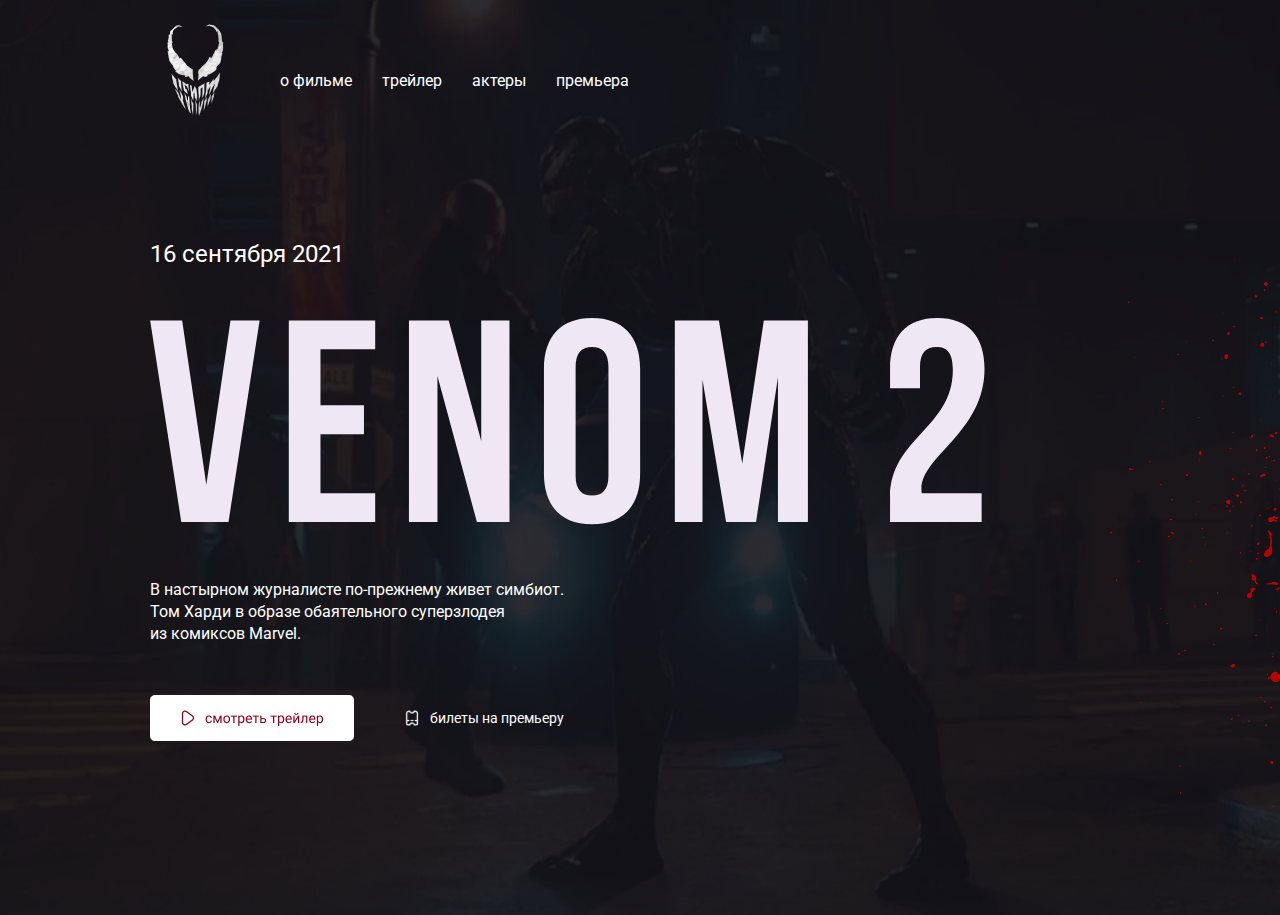
<file: index.html>
<!DOCTYPE html>
<html lang="ru">
<head>
    <meta charset="UTF-8">
    <meta http-equiv="X-UA-Compatible" content="IE=edge">
    <meta name="viewport" content="width=device-width, initial-scale=1.0">
    <link rel="stylesheet" href="style.css">
    <title>VENOM</title>
</head>
<body>
    <header>
        <div class="logo">
            <img src="./img/logo.png" alt="logo"> 
        </div>

        <nav>
            <ul>
                <li><a href="./index2.html">о фильме</a></li>
                <li><a href="#">трейлер</a></li>
                <li><a href="#">актеры</a></li>
                <li><a href="#">премьера</a></li>
              </ul>
        </nav>
    </header>

    <div class="glavnaya">

        <p class="date">16 сентября 2021</p>

        <img src="./img/Venom 2.svg" alt="" class="name">

        <p class="info">В настырном журналисте по-прежнему живет симбиот. <br>
             Том Харди в образе обаятельного суперзлодея <br>
              из комиксов Marvel.</p>

         <div class="buttons">   
            <img src="./img/watch_b.png" alt="" class="watchb">

            <div class="button">
             <img src="./img/ticket.png" alt="" class="ticket">
             <p class="watch">билеты на премьеру</p>
            </div>
        </div>  

        <img src="/img/blood.png" alt="" class="blood">
        <img src="/img/venom.png" alt="" class="venom">

    </div>
</body>
</html>
</file>
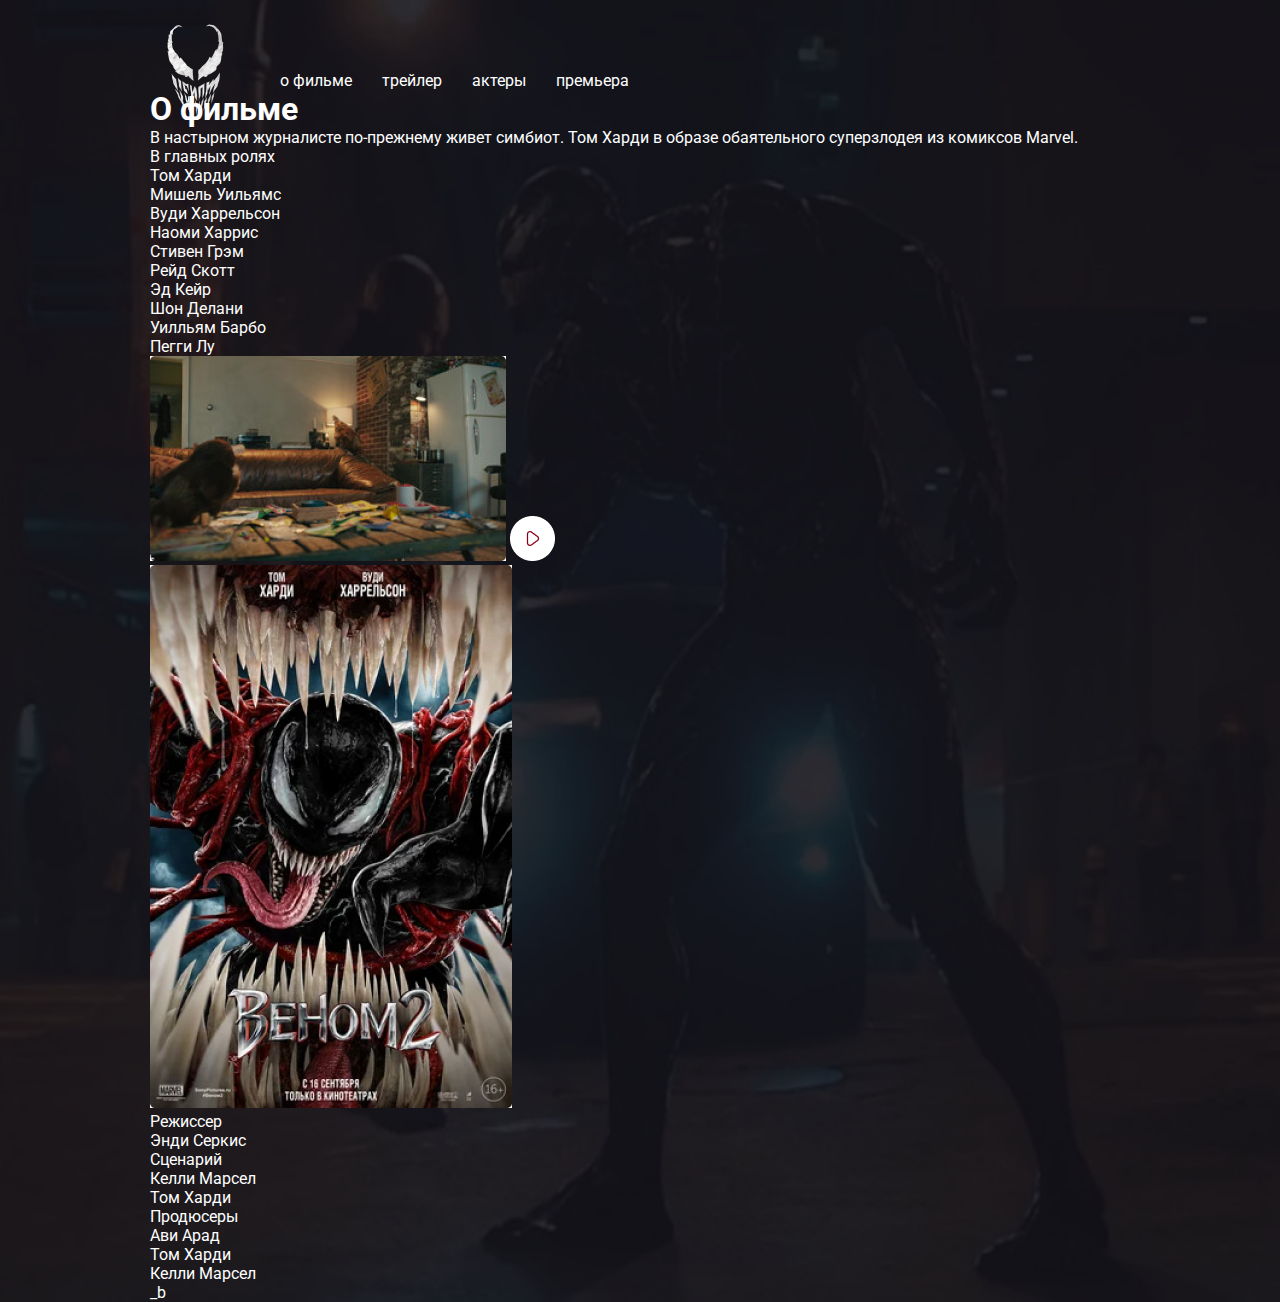
<file: index2.html>
<!DOCTYPE html>
<html lang="ru">
<head>
    <meta charset="UTF-8">
    <meta http-equiv="X-UA-Compatible" content="IE=edge">
    <meta name="viewport" content="width=device-width, initial-scale=1.0">
    <link rel="stylesheet" href="style.css">
    <title>ABOUT</title>
</head>
<body>
    <header>
        <div class="logo">
            <img src="./img/logo.png" alt="logo"> 
        </div>

        <nav>
            <ul>
                <li><a href="">о фильме</a></li>
                <li><a href="">трейлер</a></li>
                <li><a href="">актеры</a></li>
                <li><a href="">премьера</a></li>
              </ul>
        </nav>
    </header>

    <div class="about">

        <div class="o_filme">
            <h1>О фильме</h1>
            <p>В настырном журналисте по-прежнему живет симбиот.
             Том Харди в образе обаятельного суперзлодея 
             из комиксов Marvel.</p>
            <p class="txt_b">В главных ролях</p>

            <div class="aktors">

            <div class="first">
                <p class="txt">Том Харди</p>
                <p class="txt">Мишель Уильямс</p>
                <p class="txt">Вуди Харрельсон</p>
                <p class="txt">Наоми Харрис</p>
                <p class="txt">Стивен Грэм</p>
            </div>

            <div class="second">
                <p class="txt">Рейд Скотт</p>
                <p class="txt">Эд Кейр</p>
                <p class="txt">Шон Делани</p>
                <p class="txt">Уилльям Барбо</p>
                <p class="txt">Пегги Лу</p>
            </div>

            </div>

            <img src="./img/video.jpg" alt="">
            <img src="./img/watch.png" alt="">

        </div>






         <div class="proizvod">
            <img src="./img/poster.jpg" alt="">
            <p class="txt_b">Режиссер</p>
            <p class="txt">Энди Серкис</p>
            <p class="txt_b">Сценарий</p>
            <p class="txt">Келли Марсел</p>
            <p class="txt">Том Харди</p>
            <p class="txt_b">Продюсеры</p>
            <p class="txt">Ави Арад</p>
            <p class="txt">Том Харди</p>
            <p class="txt">Келли Марсел</p>
        </div>  

    </div>_b

</body>
</html>
</file>
<file: style.css>
@import url('https://fonts.googleapis.com/css2?family=Roboto:wght@300;400;500;700&display=swap');


*{
    margin: 0;
    padding: 0;
    box-sizing: border-box; 
    font-family: 'Roboto';
}

body{
    color: white;
    background-image: url("./img/bg.png");
    background-size: cover;
    background-repeat: no-repeat;
    background-position: center; 
    margin: 0 150px; 
    
}
  
  header{
    max-width: 1920px;  
  }
  
  .logo{
    width: 46px;
    height: 71px;
}

  ul{ 
    list-style: none;
    display: flex;
  }
  
  li a{
    text-decoration: none;
    margin-left: 30px;
    color: white;
  }
  
  li a:hover{
      text-decoration: none;
      color:rgb(138, 43, 43);
  
    }
  
  nav{
    display: flex;
    align-items: start;
    margin-left: 100px;
  }

/* 1 */
  .glavnaya{
    margin-top: 150px;
  }
  
  .date{
    font-family: 'Roboto';
    font-size: 24px;
    font-weight: 400;
    line-height: 28px;
  }

  .info{
    font-family: 'Roboto';
    font-size: 16px;
    font-weight: 400;
    line-height: 22px;
  }

  .watch{
    font-family: 'Roboto';
    font-size: 14px;
    font-weight: 400;
    line-height: 16px;
    padding-left: 10px;
  }

  .name{
    padding: 50px 0;
  }

  .buttons{
    padding-top: 50px;
    display: flex;
  }

  .ticket{
    height: 16px;
    width: 16px;
  }
  .button{
   padding-left: 50px;
   display: flex;
   padding-top: 15px;
  }

  .blood{
    padding-left: 925px;
    margin-top: -600px;
  }

  .venom{
    padding-left: 1030px;
    margin-top: -900px;
  }

  /* 2 */
</file>
